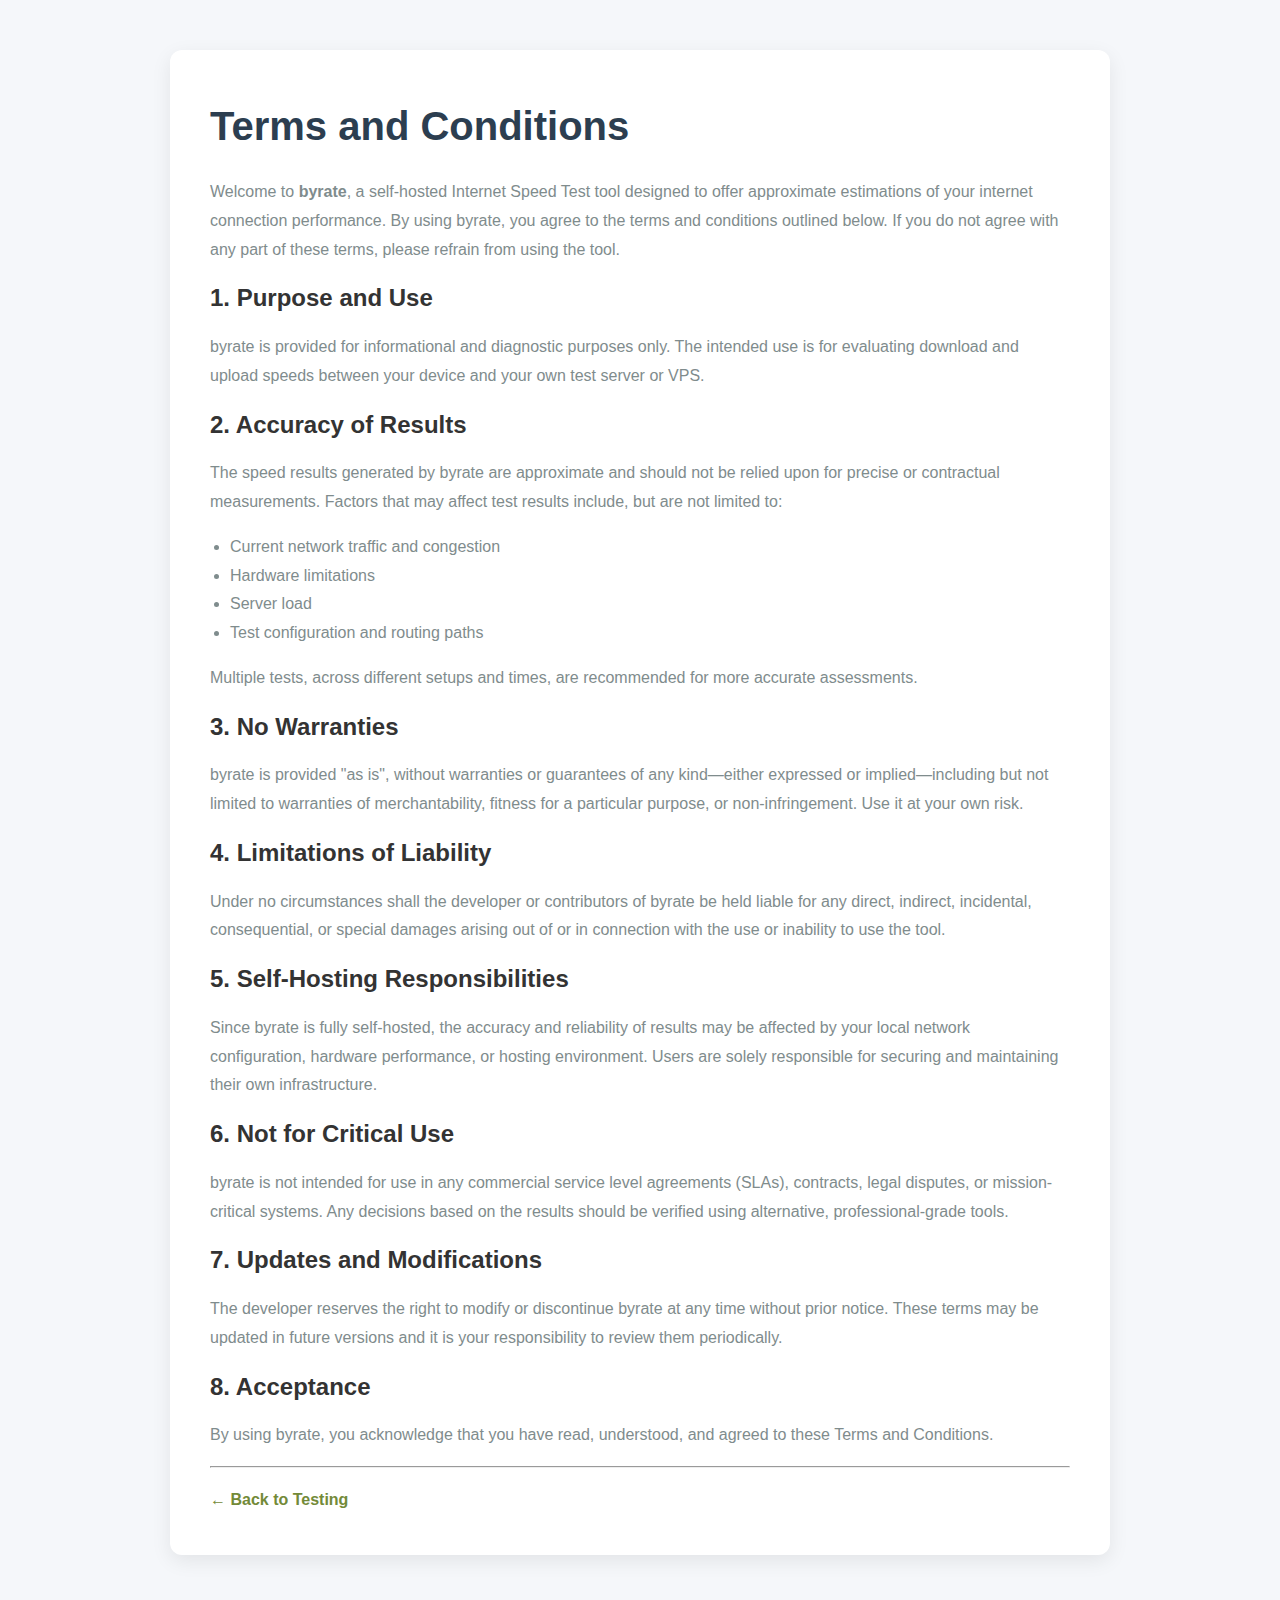
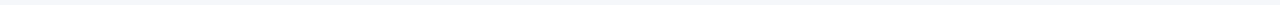
<file: handle/ui/toc.html>
<!DOCTYPE html>
<html lang="en">

<head>
  <meta charset="UTF-8" />
  <meta name="viewport" content="width=device-width, initial-scale=1.0" />
  <title>Terms and Conditions</title>
  <style>
    :root {
      --bg: #f5f7fa;
      --text: #333;
      --primary: #2c3e50;
      --secondary: #7f8c8d;
      --card-bg: #ffffff;
      --border-radius: 12px;
      --shadow: 0 6px 20px rgba(0, 0, 0, 0.08);
    }

    body {
      margin: 0;
      padding: 0;
      font-family: 'Segoe UI', Tahoma, Geneva, Verdana, sans-serif;
      background-color: var(--bg);
      color: var(--text);
      line-height: 1.8;
    }

    .container {
      max-width: 860px;
      margin: 50px auto;
      padding: 40px;
      background-color: var(--card-bg);
      border-radius: var(--border-radius);
      box-shadow: var(--shadow);
    }

    h1 {
      font-size: 2.5rem;
      margin: 0;
      padding: 0;
      color: var(--primary);
    }

    h2 {
      font-size: 1.5rem;
      line-height: 1.2;
    }

    a {
      text-decoration: none;
      color: #738a38;
      font-size: 1rem;
      font-weight: 600;
      margin-top: 10px;
      display: inline-block;
    }

    p,
    ul {
      font-size: 1rem;
      color: var(--secondary);
    }

    ul {
      padding-left: 20px;
    }

    em {
      color: #999;
    }

    @media (max-width: 600px) {
      .container {
        padding: 20px;
        margin: 20px;
      }

      h1 {
        font-size: 2rem;
      }

      h2 {
        font-size: 1.25rem;
      }
    }
  </style>
</head>

<body>

  <div class="container">
    <h1>Terms and Conditions</h1>

    <p>Welcome to <strong>byrate</strong>, a self-hosted Internet Speed Test tool designed to offer approximate
      estimations of your internet connection performance. By using byrate, you agree to the terms and conditions outlined below.
      If you do not agree with any part of these terms, please refrain from using the tool.</p>

    <h2>1. Purpose and Use</h2>
    <p>byrate is provided for informational and diagnostic purposes only. The intended use is for evaluating download
      and upload speeds between your device and your own test server or VPS.</p>

    <h2>2. Accuracy of Results</h2>
    <p>The speed results generated by byrate are approximate and should not be relied upon for precise or
      contractual measurements. Factors that may affect test results include, but are not limited to:</p>
    <ul>
      <li>Current network traffic and congestion</li>
      <li>Hardware limitations</li>
      <li>Server load</li>
      <li>Test configuration and routing paths</li>
    </ul>
    <p>Multiple tests, across different setups and times, are recommended for more accurate assessments.</p>

    <h2>3. No Warranties</h2>
    <p>byrate is provided "as is", without warranties or guarantees of any kind—either expressed or
      implied—including but not limited to warranties of merchantability, fitness for a particular purpose, or
      non-infringement. Use it at your own risk.</p>

    <h2>4. Limitations of Liability</h2>
    <p>Under no circumstances shall the developer or contributors of byrate be held liable for any direct,
      indirect, incidental, consequential, or special damages arising out of or in connection with the use or
      inability to use the tool.</p>

    <h2>5. Self-Hosting Responsibilities</h2>
    <p>Since byrate is fully self-hosted, the accuracy and reliability of results may be affected by your local
      network configuration, hardware performance, or hosting environment. Users are solely responsible for
      securing and maintaining their own infrastructure.</p>

    <h2>6. Not for Critical Use</h2>
    <p>byrate is not intended for use in any commercial service level agreements (SLAs), contracts, legal
      disputes, or mission-critical systems. Any decisions based on the results should be verified using
      alternative, professional-grade tools.</p>

    <h2>7. Updates and Modifications</h2>
    <p>The developer reserves the right to modify or discontinue byrate at any time without prior notice. These
      terms may be updated in future versions and it is your responsibility to review them periodically.</p>

    <h2>8. Acceptance</h2>
    <p>By using byrate, you acknowledge that you have read, understood, and agreed to these Terms and Conditions.
    </p>

    <!-- <p><em>Last updated: August 6, 2025</em></p> -->
    <hr />

    <a href="/">&larr; Back to Testing</a>
  </div>

</body>

</html>
</file>
